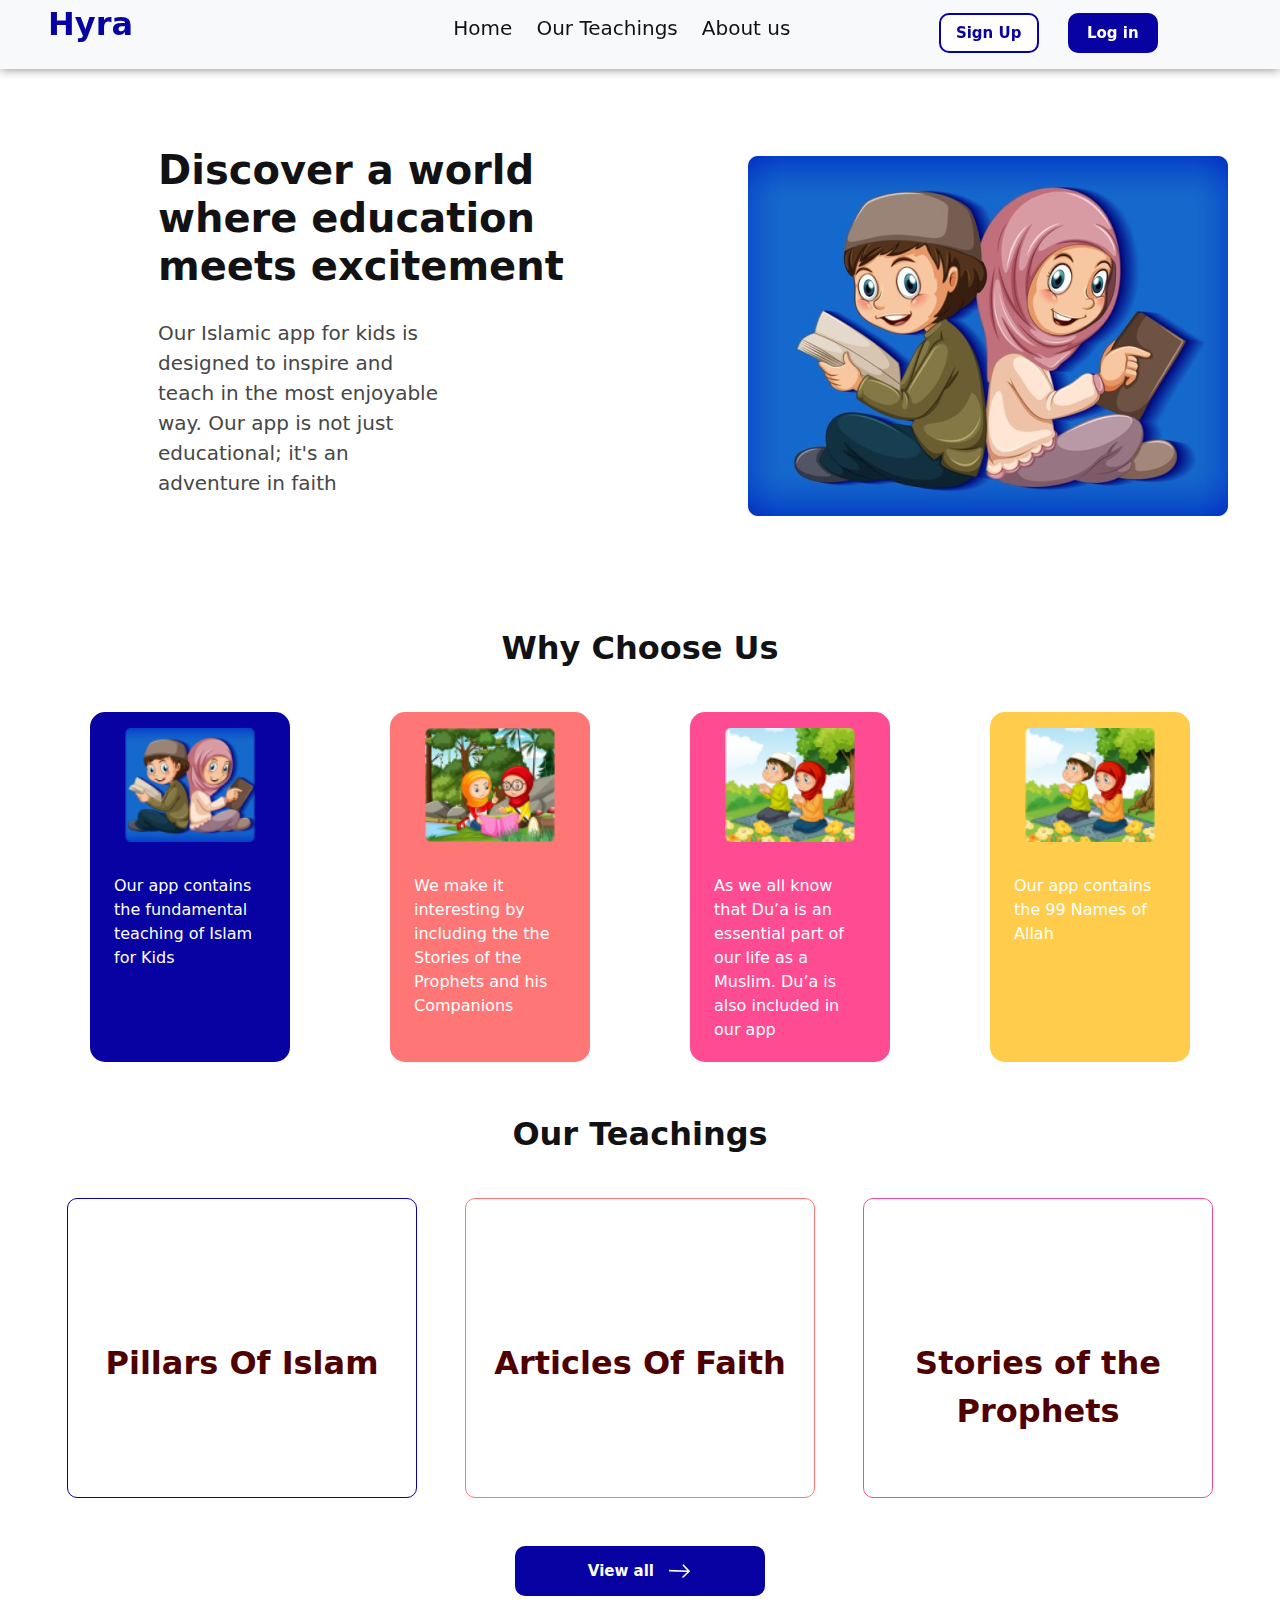
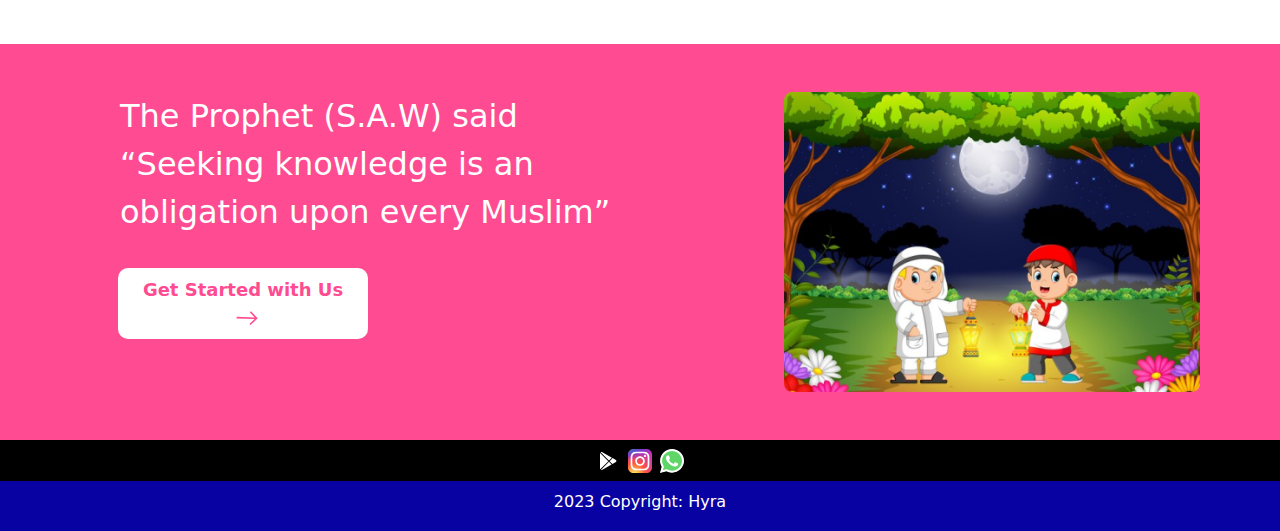
<file: index.html>
<!DOCTYPE html>
<html lang="en">

<head>
    <meta charset="UTF-8">
    <meta name="viewport" content="width=device-width, initial-scale=1.0">
    <title>Hyra</title>
    <link rel="stylesheet" href="style.css">
    <link rel="stylesheet" href="bootstrap.css">
<link rel="shortcut icon" href="images/download-removebg-preview (1).png" type="image/x-icon">
</head>
<body>
    <div class="d-flex nav">
        <div class="navbardivs col ps-5 pb-3">
            <a href="">
                <h3>Hyra</h3>
            </a>
        </div>
        <div class="navbardivs col ps-3 pt-2 pb-3">
            <div class="d-flex gap-4">
                <a href="" class="d-block">Home</a>
                <a href="" class="d-block">Our Teachings</a>
                <a href="" class="d-block">About us</a>
            </div>
        </div>
        <div class="navbardivs col pt-2 pb-3 ps-5">
            <a href="signup.html"><button id="bttn1" class="ms-5">Sign Up</button></a>
            <a href="signin.html"><button id="bttn2" class="ms-4">Log in</button></a>
        </div>
    </div>

    <div class="container-fluid">
        <div class="d-flex pb-5">

            <div style="width: 50%; padding: 50px;">
                <h1 class="header ms-5 ps-5 mt-5 pt-5">Discover a world <br> where education <br> meets excitement</h1>
                <p class="para1 ms-5 ps-5">Our Islamic app for kids is <br> designed to inspire and <br> teach in the
                    most enjoyable <br>way. Our app is not just <br> educational; it's an <br> adventure in faith</p>
            </div>

            <div style="width: 50%; padding: 60px;" class="caro mt-5">
                <img src="images/hyra1-5b9be3d8.png" alt="" class=" ps-5 pt-5">
            </div>
        </div>
    </div>
        <div class="container-fluid">
            <p class="para2 text-center">Why Choose Us</p>
            <div class="d-flex justify-content-center flexer pt-4">
                <div class="boxes">
                    <img src="images/hyra8-950e292d.png" alt="" class="lilimg pt-3">
                    <p class="p-4 para3 mt-2">Our app contains the fundamental teaching of Islam for Kids</p>
                </div>

                <div class="boxes2">
                    <img src="images/hyra7-1d5abbf3.png" alt="" class="lilimg pt-3">
                    <p class="p-4 para3 mt-2">We make it interesting by including the the Stories of the Prophets and
                        his Companions</p>
                </div>

                <div class="boxes3">
                    <img src="images/hyra9-3cd88f62.png" alt="" class="lilimg pt-3">
                    <p class="p-4 para3 mt-2">As we all know that Du’a is an essential part of our life as a Muslim.
                        Du’a is also included in our app</p>
                </div>

                <div class="boxes4">
                    <img src="images/hyra9-3cd88f62.png" alt="" class="lilimg pt-3">
                    <p class="p-4 para3 mt-2">Our app contains the 99 Names of Allah</p>
                </div>
            </div>
        </div>

        <div class="container-fluid mt-5">
            <p class="para2 text-center">Our Teachings</p>
            <div class="d-flex justify-content-center pt-4 gap-5">
                <div class="teach">
                    <p class="text-center pillar">Pillars Of Islam</p>
                </div>
                <div class="teach2">
                    <p class="text-center pillar">Articles Of Faith</p>
                </div>
                <div class="teach3">
                    <p class="text-center pillar">Stories of the <br> Prophets</p>
                </div>
            </div>
            <button class="bttn3 mx-auto mt-5 mb-5" style="display: block;">View all <img src="images/svgexport-2.svg" alt="" class="ps-2"></button>
        </div>

        <div class="mt-5 pink" style="width: 100%;">
            <div class="d-flex">
                <div style="width: 50%;" class="twoo ps-5">
                    <p class="pill ps-5 pt-5 ms-4">The Prophet (S.A.W) said <br> “Seeking knowledge is an <br>
                        obligation upon every Muslim”</p>
                    <button class="bttn4 mt-3">Get Started with Us <img src="images/svgexport-3.svg" alt="" class="ps-2"></button>
                </div>
                <div style="width: 50%;" class="twoo p-5">
                    <img src="images/simage-0116d3ae.png" alt="" style="height: 300px;" class="ms-5 ps-5">
                </div>
            </div>
        </div>

        <div class="container-fluid bg-black p-2">
            <div class="gap-2 d-flex justify-content-center">
                <div>
                    <img src="images/bxl_play-store-c74748a3.svg" alt="">
                </div>
                <div>
                    <img src="images/skill-icons_instagram-bc527276.svg" alt="">
                </div>
                <div>
                    <img src="images/logos_whatsapp-icon-eda38cfc.svg" alt="">
                </div>
            </div>
        </div>

        <div class="container-fluid copyright">
            <p class="text-center pt-2 text-white">2023 Copyright: Hyra</p>
        </div>
</body>

</html>
</file>
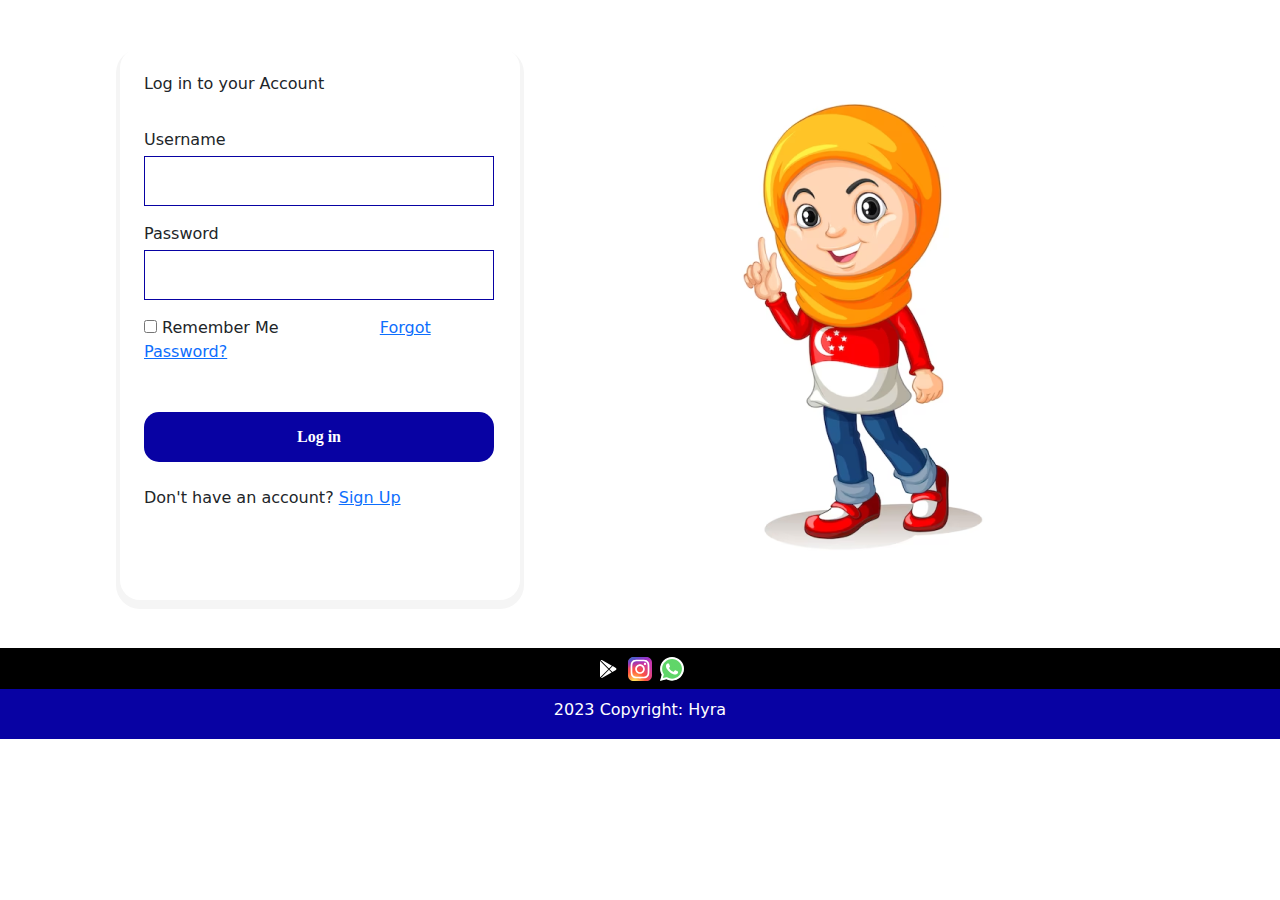
<file: signin.html>
<!DOCTYPE html>
<html lang="en">
<head>
    <meta charset="UTF-8">
    <meta name="viewport" content="width=device-width, initial-scale=1.0">
    <title>Hyra</title>
    <link rel="stylesheet" href="style.css">
    <link rel="stylesheet" href="bootstrap.css">
    <link rel="shortcut icon" href="images/download-removebg-preview (1).png" type="image/x-icon">
</head>
<body>
    <div class="d-flex">
        <div class="second mx-auto mt-5 p-4">
            <p class="pb-3">Log in to your Account</p>
            <label for="" class="d-block">Username</label>
            <input type="text" class="bluee mt-1 mb-3">

            <label for="" class="d-block">Password</label>
            <input type="text" class="bluee mt-1 mb-3">

            <input type="checkbox">
            <span>Remember Me</span>
            <a href="" class="ms-5 ps-5">Forgot Password?</a>

            <button class="mt-5 login mb-4">Log in</button>

            <span>Don't have an account?</span>
            <a href="signup.html">Sign Up</a>
        </div>
        
        <div style="width: 50%; height: 600px;" class="pt-5 ps-5">
            <img src="images/hyrasignup-ad8dad26.png" alt="" class="ms-5 mt-5">
        </div>
    </div>

    <div class="container-fluid bg-black p-2 mt-5">
        <div class="gap-2 d-flex justify-content-center">
            <div>
                <img src="images/bxl_play-store-c74748a3.svg" alt="">
            </div>
            <div>
                <img src="images/skill-icons_instagram-bc527276.svg" alt="">
            </div>
            <div>
                <img src="images/logos_whatsapp-icon-eda38cfc.svg" alt="">
            </div>
        </div>
    </div>

    <div class="container-fluid copyright">
        <p class="text-center pt-2 text-white">2023 Copyright: Hyra</p>
    </div>
</body>
</html>
</file>
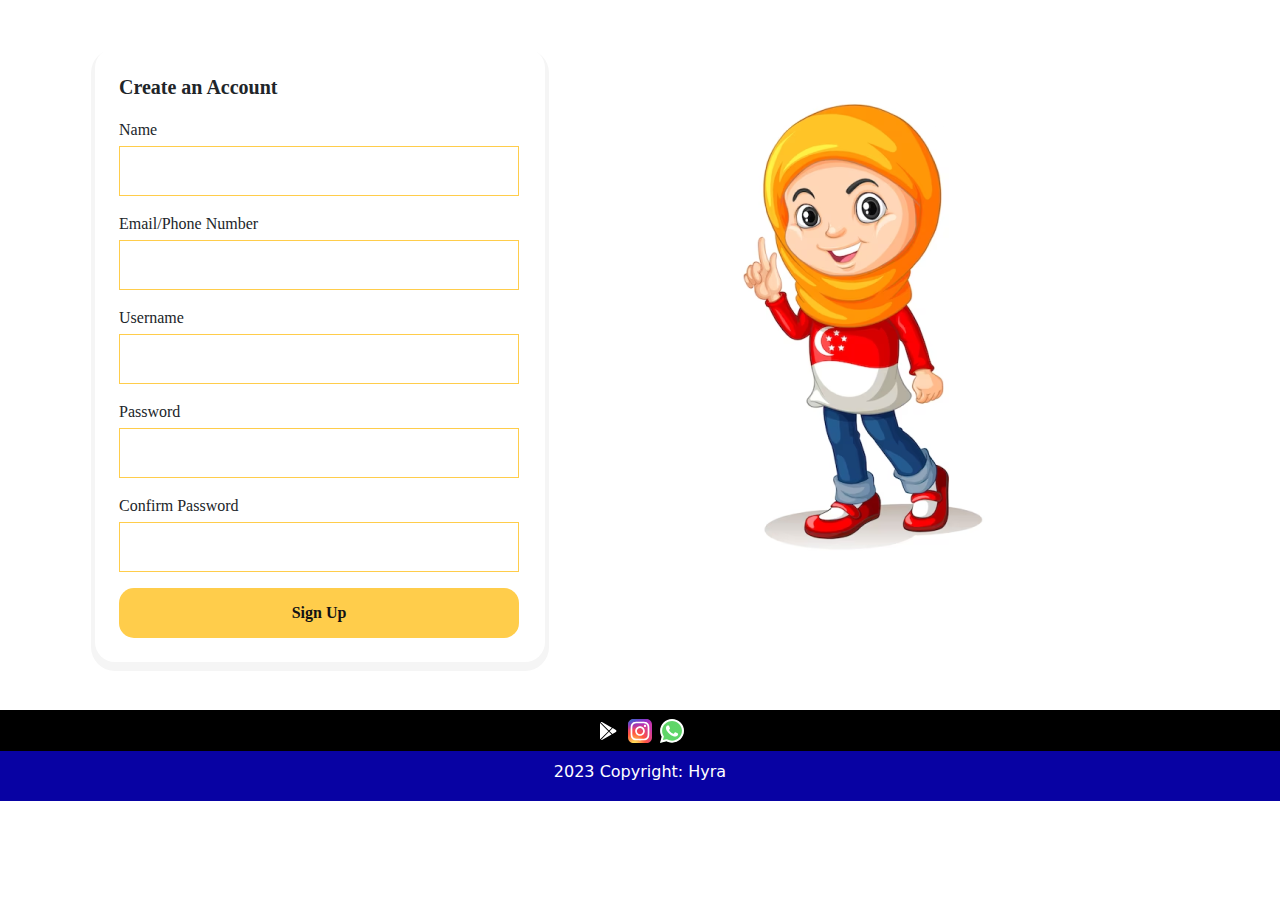
<file: signup.html>
<!DOCTYPE html>
<html lang="en">
<head>
    <meta charset="UTF-8">
    <meta name="viewport" content="width=device-width, initial-scale=1.0">
    <title>Hyra</title>
    <link rel="shortcut icon" href="images/download-removebg-preview (1).png" type="image/x-icon">
    <link rel="stylesheet" href="style.css">
    <link rel="stylesheet" href="bootstrap.css">
</head>
<body>
    <div class="d-flex">
        <div style="width: 50%;">
            <div class="first mx-auto mt-5 p-4">
                <p>Create an Account</p>
                <label for="" class="d-block">Name</label>
                <input type="text" class="gold mt-1 mb-3">

                <label for="" class="d-block">Email/Phone Number</label>
                <input type="text" class="gold mt-1 mb-3">

                <label for="" class="d-block">Username</label>
                <input type="text" class="gold mt-1 mb-3">

                <label for="" class="d-block">Password</label>
                <input type="text" class="gold mt-1 mb-3">

                <label for="" class="d-block">Confirm Password</label>
                <input type="text" class="gold mt-1 mb-3">

                <button class="bttns"><a href="">Sign Up</a></button>
            </div>
        </div>  
        
        <div style="width: 50%; height: 600px;" class="pt-5 ps-5">
            <img src="images/hyrasignup-ad8dad26.png" alt="" class="ms-5 mt-5">
        </div>
    </div>

    <div class="container-fluid bg-black p-2 mt-5">
        <div class="gap-2 d-flex justify-content-center">
            <div>
                <img src="images/bxl_play-store-c74748a3.svg" alt="">
            </div>
            <div>
                <img src="images/skill-icons_instagram-bc527276.svg" alt="">
            </div>
            <div>
                <img src="images/logos_whatsapp-icon-eda38cfc.svg" alt="">
            </div>
        </div>
    </div>

    <div class="container-fluid copyright">
        <p class="text-center pt-2 text-white">2023 Copyright: Hyra</p>
    </div>
</body>
</html>
</file>
<file: style.css>
body{
  scroll-behavior: smooth;
}

body::-webkit-scrollbar {
  width: 8px;
}

body::-webkit-scrollbar-track {
  background: #ffcd4b;
}

body::-webkit-scrollbar-thumb {
  background: #0802a3;
}

.navbardivs h3 {
  color: #0802a3;
  font-size: 32px;
  font-weight: 700;
  font-family: "Times New Roman" serif;
}

.navbardivs a {
  color: #121214;
  font-size: 20px;
  font-weight: 400;
  text-decoration: none;
  font-family: "Times New Roman" serif;
}

#bttn1 {
  width: 100px;
  height: 40px;
  border-radius: 10px;
  font-size: 15px;
  font-weight: 700;
  color: #0802a3;
  background: #fff;
  font-family: "Times New Roman" serif;
  border: 2px solid #0802a3;
}

.nav {
  background: #f8f9fa;
  position: fixed;
  width: 100%;
  padding-top: 5px;
  box-shadow: 0px 0px 10px 0px gray;
}

#bttn1:hover {
  background: #0802a3;
  color: #fff;
}

#bttn2:hover {
  background: #fff;
  color: #0802a3;
}

#bttn2 {
  width: 90px;
  height: 40px;
  border-radius: 10px;
  font-size: 15px;
  font-weight: 700;
  color: #fff;
  background: #0802a3;
  font-family: "Times New Roman" serif;
  border: 2px solid #0802a3;
}

.header {
  color: #121214;
  font-size: 40px;
  font-weight: 700;
  padding: 20px;
  font-family: "Times New Roman" serif;
}

.para1 {
  color: #464647;
  font-size: 20px;
  font-weight: 500;
  font-family: "Times New Roman" serif;
}

.para2 {
  color: #121214;
  font-size: 32px;
  font-weight: 700;
  font-family: "Times New Roman" serif;
}

.flexer {
  gap: 100px;
}

.boxes {
  height: 350px;
  width: 200px;
  background: #0802a3;
  border-radius: 15px;
}

.boxes2 {
  height: 350px;
  width: 200px;
  background: #ff7676;
  border-radius: 15px;
}

.boxes3 {
  height: 350px;
  width: 200px;
  background: #ff4b91;
  border-radius: 15px;
}

.boxes4 {
  height: 350px;
  width: 200px;
  background: #ffcd4b;
  border-radius: 15px;
}

.lilimg {
  width: 130px;
  height: 130px;
  display: block;
  margin: auto;
}

.para3 {
  color: #fff;
  font-size: 16px;
  font-weight: 500;
  font-family: "Times New Roman" serif;
}

.teach {
  width: 350px;
  height: 300px;
  border-radius: 10px;
  padding-top: 140px;
  border: 1px solid #0802a3;
}

.teach2 {
  width: 350px;
  height: 300px;
  padding-top: 140px;
  border-radius: 10px;
  border: 1px solid #ff7676;
}

.teach3 {
  width: 350px;
  height: 300px;
  padding-top: 140px;
  border-radius: 10px;
  border: 1px solid #ff4b91;
}

.pillar {
  color: #4f0101;
  font-size: 32px;
  font-weight: 700;
  font-family: "Times New Roman" serif;
}

.bttn3 {
  width: 250px;
  height: 50px;
  border-radius: 10px;
  font-size: 15px;
  font-weight: 700;
  color: #fff;
  background: #0802a3;
  font-family: "Times New Roman" serif;
  border: 2px solid #0802a3;
}

.pink {
  background: #ff4b91;
}

.pill {
  color: #fff;
  font-size: 32px;
  font-weight: 500;
  font-family: "Times New Roman" serif;
}

.bttn4 {
  width: 250px;
  padding: 8px;
  border-radius: 10px;
  font-size: 18px;
  font-weight: 700;
  color: #ff4b91;
  background: #fff;
  font-family: "Times New Roman" serif;
  border: none;
  margin-left: 70px;
}

.copyright {
  background: #0802a3;
  border: 1px solid #0802a3;
}

.first{
  width: 450px;
  border-radius: 20px;
  box-shadow: 0px 5px 0px 4px whitesmoke;
}

.first p{
  font-size: 20px;
  font-weight: 700;
  font-family: 'Times New Roman',serif;
}

.first label{
  font-size: 16px;
  font-weight: 400;
  font-family: 'Times New Roman',serif;
}

.gold{
  width: 400px;
  height: 50px;
  border: 1px solid #ffcd4b;
}

.bttns{
  width: 400px;
  height: 50px;
  border: none;
  background: #ffcd4b;
  border-radius: 15px;
}

.first a{
  color: #121214;
  font-size: 16px;
  font-weight: 700;
  font-family: 'Times New Roman',serif;
  text-decoration: none;
}

.second{
  width: 400px;
  border-radius: 20px;
  box-shadow: 0px 5px 0px 4px whitesmoke;
}

.bluee{
  width: 350px;
  height: 50px;
  border: 1px solid #0802a3;
}

.login{
  color: #fff;
  font-size: 16px;
  width: 350px;
  height: 50px;
  border: none;
  background: #0802a3;
  border-radius: 15px;
  font-weight: 700;
  font-family: 'Times New Roman',serif;
}
</file>
